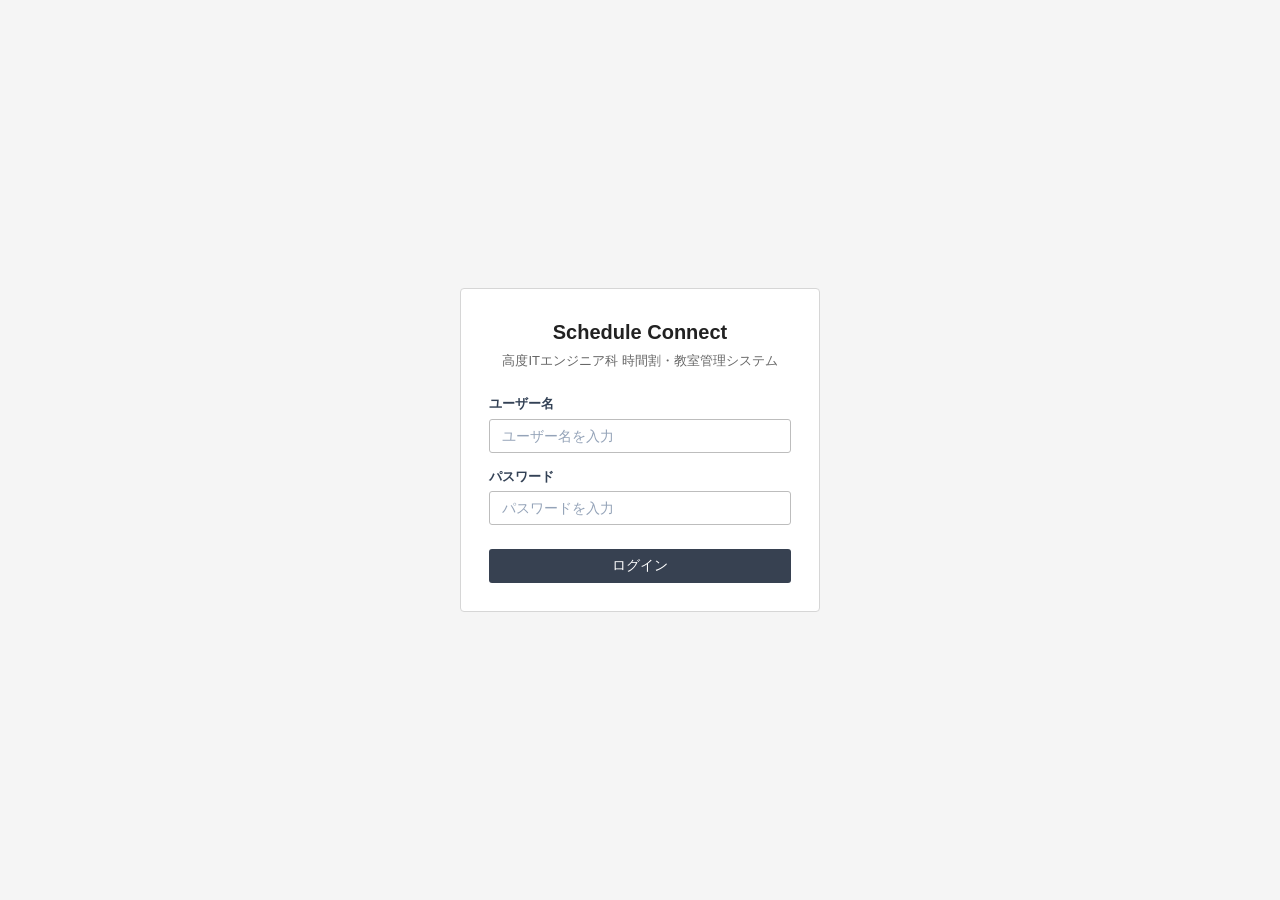
<file: frontend/index.html>
<!DOCTYPE html>
<html lang="ja">
<head>
    <meta charset="UTF-8">
    <meta name="viewport" content="width=device-width, initial-scale=1.0">
    <title>Schedule Connect - 高度ITエンジニア科 時間割・教室管理システム</title>
    <link rel="stylesheet" href="css/style.css">
</head>
<body class="login-page-body">
    <div class="login-container">
        <div class="login-header">
            <h1 class="login-brand-title">Schedule Connect</h1>
            <p class="login-subtitle">高度ITエンジニア科 時間割・教室管理システム</p>
        </div>

        <form id="login-form">
            <div class="form-group">
                <label for="login-username">ユーザー名</label>
                <input id="login-username" type="text" required autocomplete="username" placeholder="ユーザー名を入力">
            </div>
            <div class="form-group">
                <label for="login-password">パスワード</label>
                <input id="login-password" type="password" required autocomplete="current-password" placeholder="パスワードを入力">
            </div>
            <div class="form-actions" style="margin-top: 24px;">
                <button type="submit" id="login-btn" class="btn-primary" style="width: 100%;">ログイン</button>
            </div>
            <p id="login-error" class="error-message" style="display:none; text-align: center; margin-top: 12px;"></p>
        </form>

        <!-- ?demo=1 指定時のみJSにより表示される控えめなテスト用入力 -->
        <div id="demo-quick-section" class="demo-quick-box" style="display: none;">
            <div class="demo-quick-title">テスト用入力補助</div>
            <div class="demo-quick-buttons">
                <button type="button" class="btn-demo-quick" onclick="fillAdmin()">管理者 (admin)</button>
                <button type="button" class="btn-demo-quick" onclick="fillTeacher()">教員 (teacher)</button>
            </div>
        </div>
    </div>

    <script src="js/login.js"></script>
</body>
</html>
</file>
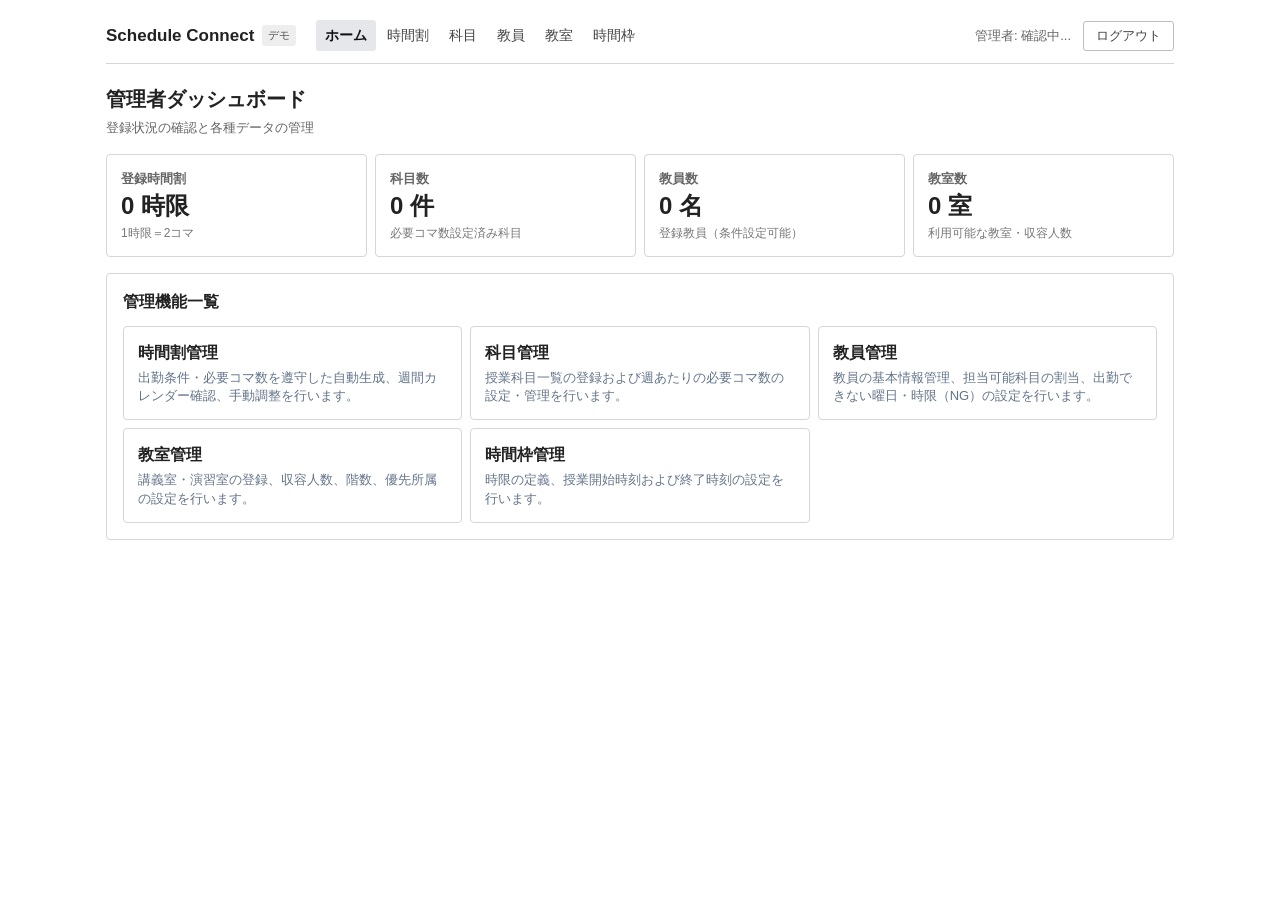
<file: frontend/pages/admin_dashboard.html>
<!DOCTYPE html>
<html lang="ja">
<head>
    <meta charset="UTF-8">
    <meta name="viewport" content="width=device-width, initial-scale=1.0">
    <title>管理者ダッシュボード - Schedule Connect</title>
    <link rel="stylesheet" href="../css/style.css">
</head>
<body>
    <div id="app">
        <header id="common-admin-header"></header>

        <div class="page-title-bar">
            <div>
                <h1>管理者ダッシュボード</h1>
                <p class="page-description">登録状況の確認と各種データの管理</p>
            </div>
        </div>

        <!-- システム概要カード -->
        <div class="stat-grid">
            <div class="stat-card">
                <span class="stat-card-header">登録時間割</span>
                <span class="stat-card-value" id="stat-timetables">-</span>
                <span class="stat-card-desc">1時限＝2コマ</span>
            </div>
            <div class="stat-card">
                <span class="stat-card-header">科目数</span>
                <span class="stat-card-value" id="stat-subjects">-</span>
                <span class="stat-card-desc">必要コマ数設定済み科目</span>
            </div>
            <div class="stat-card">
                <span class="stat-card-header">教員数</span>
                <span class="stat-card-value" id="stat-teachers">-</span>
                <span class="stat-card-desc">登録教員（条件設定可能）</span>
            </div>
            <div class="stat-card">
                <span class="stat-card-header">教室数</span>
                <span class="stat-card-value" id="stat-classrooms">-</span>
                <span class="stat-card-desc">利用可能な教室・収容人数</span>
            </div>
        </div>

        <!-- 管理機能クイックアクセス -->
        <section class="card-section">
            <h2>管理機能一覧</h2>
            <div class="quick-nav-grid">
                <a href="timetables.html" class="quick-nav-card">
                    <span class="quick-nav-title">時間割管理</span>
                    <span class="quick-nav-desc">出勤条件・必要コマ数を遵守した自動生成、週間カレンダー確認、手動調整を行います。</span>
                </a>
                <a href="subjects.html" class="quick-nav-card">
                    <span class="quick-nav-title">科目管理</span>
                    <span class="quick-nav-desc">授業科目一覧の登録および週あたりの必要コマ数の設定・管理を行います。</span>
                </a>
                <a href="teachers.html" class="quick-nav-card">
                    <span class="quick-nav-title">教員管理</span>
                    <span class="quick-nav-desc">教員の基本情報管理、担当可能科目の割当、出勤できない曜日・時限（NG）の設定を行います。</span>
                </a>
                <a href="classrooms.html" class="quick-nav-card">
                    <span class="quick-nav-title">教室管理</span>
                    <span class="quick-nav-desc">講義室・演習室の登録、収容人数、階数、優先所属の設定を行います。</span>
                </a>
                <a href="time_slots.html" class="quick-nav-card">
                    <span class="quick-nav-title">時間枠管理</span>
                    <span class="quick-nav-desc">時限の定義、授業開始時刻および終了時刻の設定を行います。</span>
                </a>
            </div>
        </section>
    </div>

    <script src="../js/admin_nav.js"></script>
    <script src="../js/admin_dashboard.js"></script>
</body>
</html>
</file>
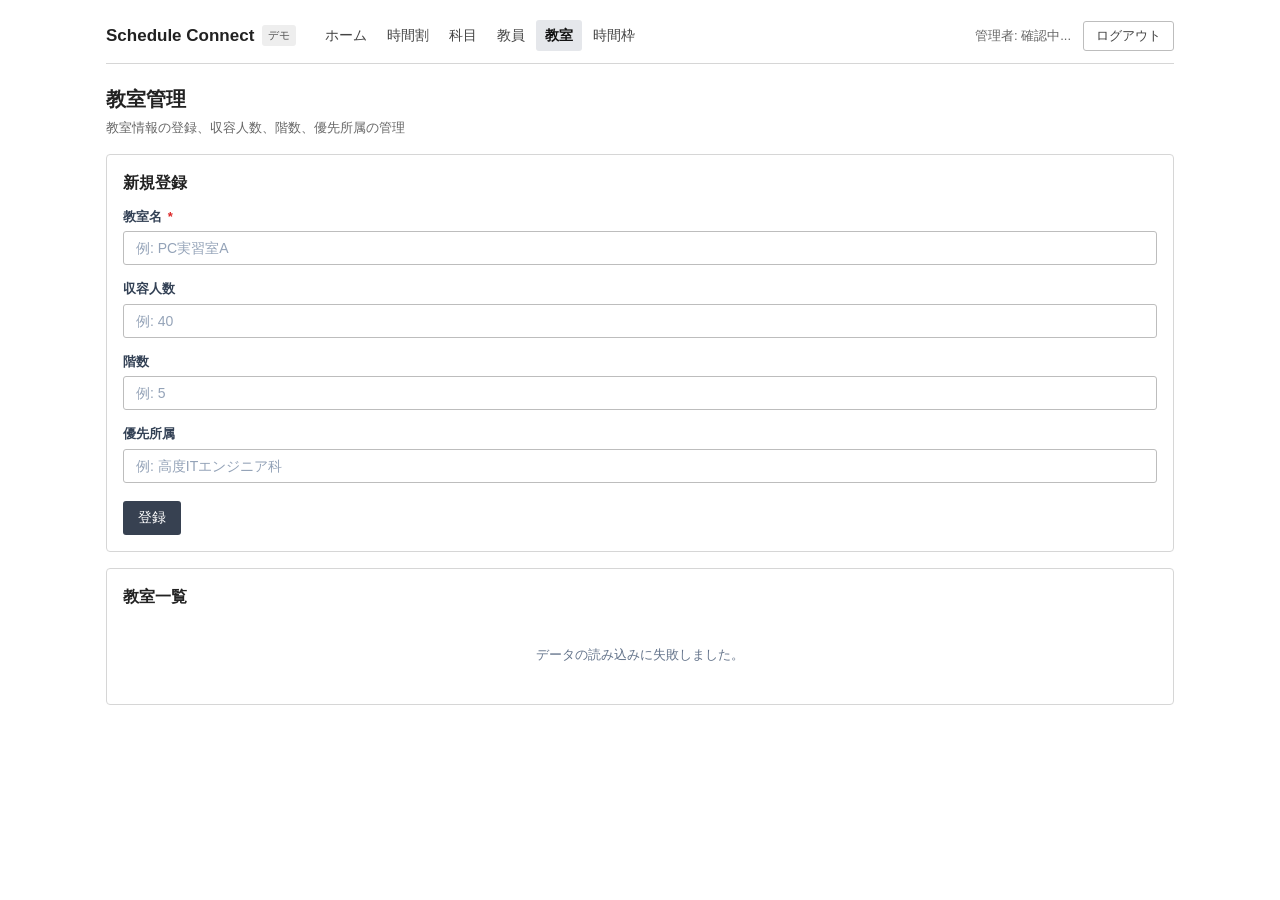
<file: frontend/pages/classrooms.html>
<!DOCTYPE html>
<html lang="ja">
<head>
    <meta charset="UTF-8">
    <meta name="viewport" content="width=device-width, initial-scale=1.0">
    <title>教室管理 - Schedule Connect</title>
    <link rel="stylesheet" href="../css/style.css">
</head>
<body>
    <div id="app">
        <header id="common-admin-header"></header>

        <div class="page-title-bar">
            <div>
                <h1>教室管理</h1>
                <p class="page-description">教室情報の登録、収容人数、階数、優先所属の管理</p>
            </div>
        </div>

        <section class="form-section">
            <h2 id="form-title">新規登録</h2>
            <form id="classroom-form">
                <input type="hidden" id="classroom-id">
                <div class="form-group">
                    <label for="name">教室名 <span class="required">*</span></label>
                    <input type="text" id="name" required placeholder="例: PC実習室A">
                </div>
                <div class="form-group">
                    <label for="capacity">収容人数</label>
                    <input type="number" id="capacity" placeholder="例: 40">
                </div>
                <div class="form-group">
                    <label for="floor">階数</label>
                    <input type="number" id="floor" placeholder="例: 5">
                </div>
                <div class="form-group">
                    <label for="priority_department">優先所属</label>
                    <input type="text" id="priority_department" placeholder="例: 高度ITエンジニア科">
                </div>
                <div class="form-actions">
                    <button type="submit" id="submit-btn" class="btn-primary">登録</button>
                    <button type="button" id="cancel-btn" class="btn-secondary" style="display:none;" onclick="resetForm()">キャンセル</button>
                </div>
                <p id="form-error" class="error-message" style="display:none;"></p>
            </form>
        </section>

        <section class="list-section">
            <h2>教室一覧</h2>
            <div id="loading">読み込み中...</div>
            <table id="classroom-table" style="display:none;">
                <thead>
                    <tr>
                        <th>ID</th>
                        <th>教室名</th>
                        <th>収容人数</th>
                        <th>階数</th>
                        <th>優先所属</th>
                        <th>操作</th>
                    </tr>
                </thead>
                <tbody id="classroom-list"></tbody>
            </table>
            <p id="no-data" style="display:none;">教室が登録されていません。</p>
        </section>
    </div>

    <script src="../js/admin_nav.js"></script>
    <script src="../js/classrooms.js"></script>
</body>
</html>
</file>
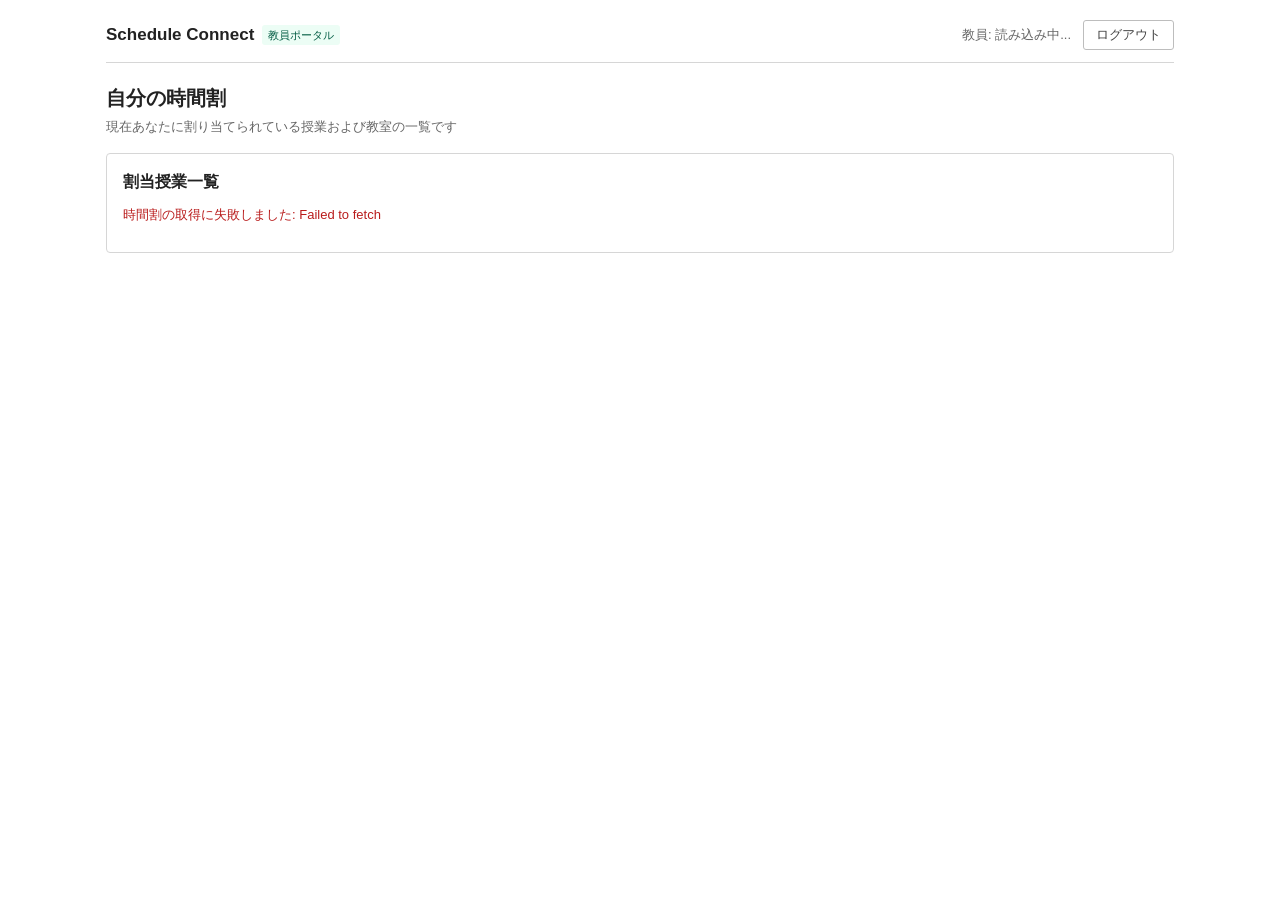
<file: frontend/pages/my_timetable.html>
<!DOCTYPE html>
<html lang="ja">
<head>
    <meta charset="UTF-8">
    <meta name="viewport" content="width=device-width, initial-scale=1.0">
    <title>自分の時間割 - Schedule Connect</title>
    <link rel="stylesheet" href="../css/style.css">
</head>
<body>
    <div id="app">
        <header class="app-header">
            <div class="brand-logo">
                <span class="brand-name">Schedule Connect</span>
                <span class="system-tag" style="background: #ecfdf5; color: #065f46;">教員ポータル</span>
            </div>
            <div class="nav-user-area">
                <span class="user-badge" id="user-info">教員: 読み込み中...</span>
                <button type="button" class="btn-logout" id="logout-btn" onclick="handleLogout()">ログアウト</button>
            </div>
        </header>

        <div class="page-title-bar">
            <div>
                <h1>自分の時間割</h1>
                <p class="page-description">現在あなたに割り当てられている授業および教室の一覧です</p>
            </div>
        </div>

        <section class="list-section">
            <h2>割当授業一覧</h2>
            <div id="loading">読み込み中...</div>
            <div id="error" class="error-message" style="display:none; margin-bottom: 12px;"></div>
            <table id="my-timetable-table" class="data-table" style="display:none;">
                <thead>
                    <tr>
                        <th>曜日</th>
                        <th>時限</th>
                        <th>科目</th>
                        <th>割当教室</th>
                    </tr>
                </thead>
                <tbody id="my-timetable-list"></tbody>
            </table>
            <p id="no-data" style="display:none;">割り当てられている授業はありません。</p>
        </section>
    </div>

    <script src="../js/my_timetable.js"></script>
</body>
</html>
</file>
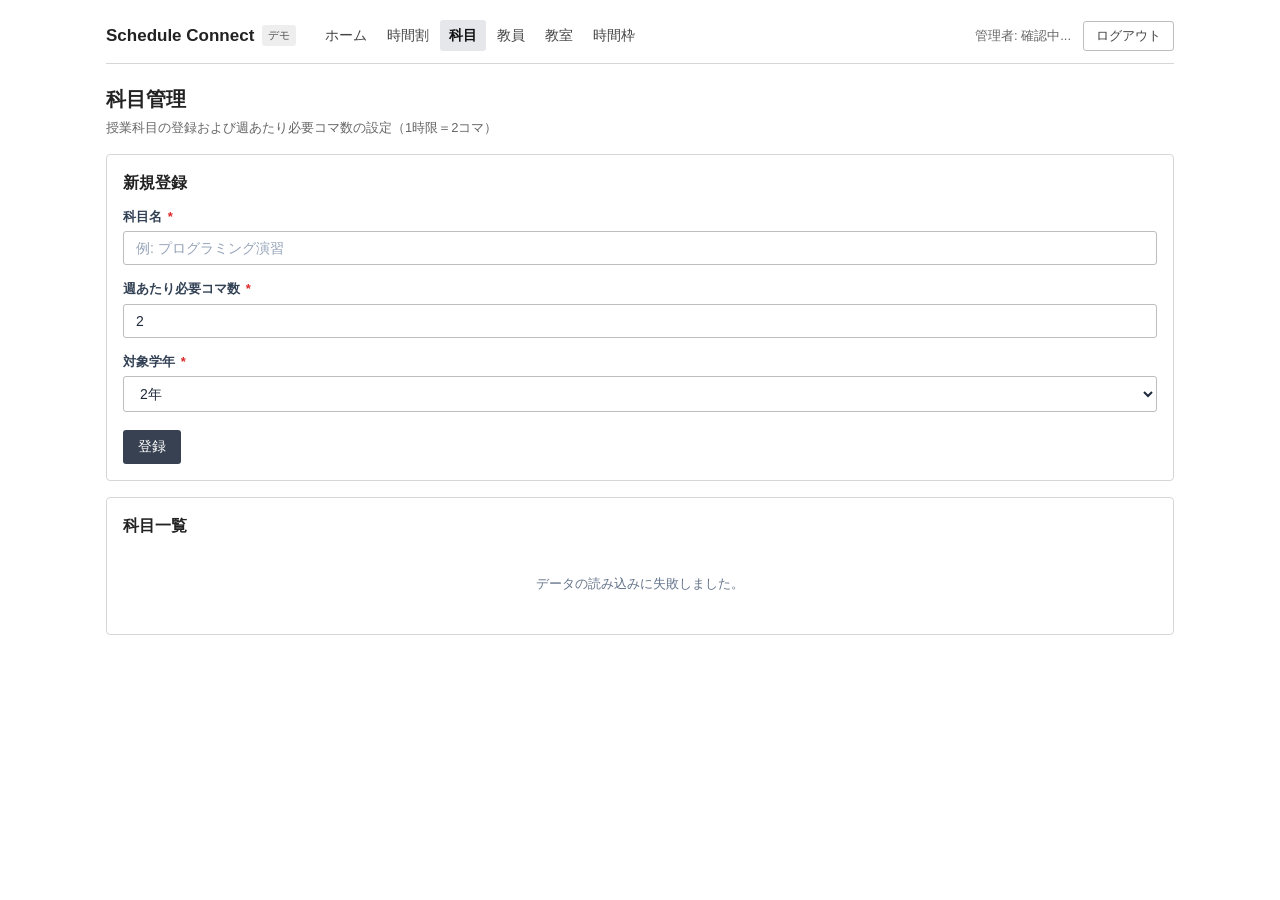
<file: frontend/pages/subjects.html>
<!DOCTYPE html>
<html lang="ja">
<head>
    <meta charset="UTF-8">
    <meta name="viewport" content="width=device-width, initial-scale=1.0">
    <title>科目管理 - Schedule Connect</title>
    <link rel="stylesheet" href="../css/style.css">
</head>
<body>
    <div id="app">
        <header id="common-admin-header"></header>

        <div class="page-title-bar">
            <div>
                <h1>科目管理</h1>
                <p class="page-description">授業科目の登録および週あたり必要コマ数の設定（1時限＝2コマ）</p>
            </div>
        </div>

        <section class="form-section">
            <h2 id="form-title">新規登録</h2>
            <form id="subject-form">
                <input type="hidden" id="subject-id">
                <div class="form-group">
                    <label for="name">科目名 <span class="required">*</span></label>
                    <input id="name" required placeholder="例: プログラミング演習">
                </div>
                <div class="form-group">
                    <label for="required-periods">週あたり必要コマ数 <span class="required">*</span></label>
                    <input id="required-periods" type="number" min="2" step="2" required value="2">
                </div>
                <div class="form-group">
                    <label for="grade">対象学年 <span class="required">*</span></label>
                    <select id="grade" required>
                        <option value="2">2年</option>
                        <option value="3">3年</option>
                        <option value="4">4年</option>
                    </select>
                </div>
                <div class="form-actions">
                    <button type="submit" id="submit-btn" class="btn-primary">登録</button>
                    <button type="button" id="cancel-btn" class="btn-secondary" style="display:none">キャンセル</button>
                </div>
                <p id="form-error" class="error-message" style="display:none"></p>
            </form>
        </section>

        <section class="list-section">
            <h2>科目一覧</h2>
            <div id="loading">読み込み中...</div>
            <table id="subject-table" style="display:none">
                <thead>
                    <tr>
                        <th>ID</th>
                        <th>対象学年</th>
                        <th>科目名</th>
                        <th>週あたり必要コマ数（2コマ＝1時限）</th>
                        <th>操作</th>
                    </tr>
                </thead>
                <tbody id="subject-list"></tbody>
            </table>
            <p id="no-data" style="display:none">科目が登録されていません。</p>
        </section>
    </div>

    <script src="../js/admin_nav.js"></script>
    <script src="../js/subjects.js"></script>
</body>
</html>
</file>
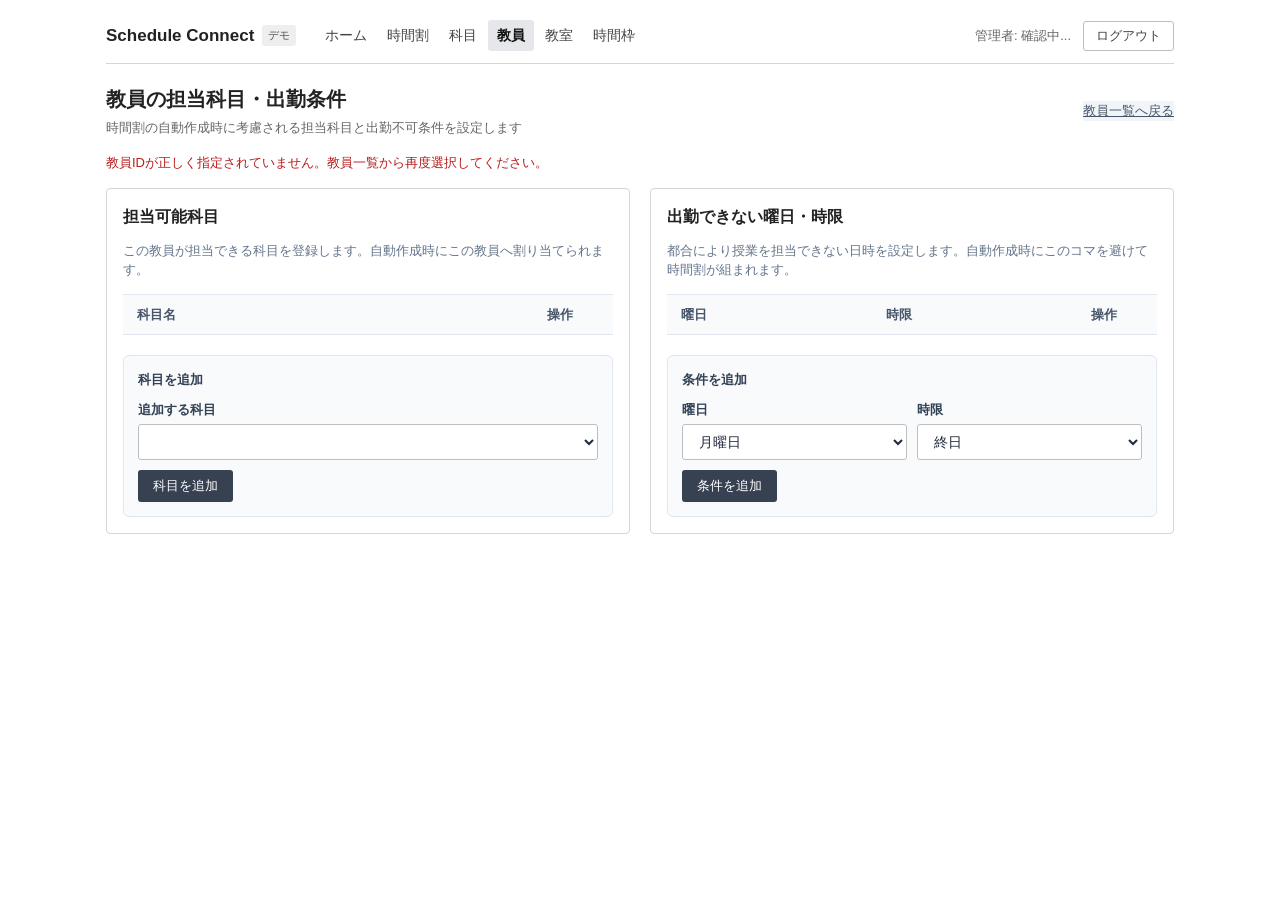
<file: frontend/pages/teacher_settings.html>
<!DOCTYPE html>
<html lang="ja">
<head>
    <meta charset="UTF-8">
    <meta name="viewport" content="width=device-width, initial-scale=1.0">
    <title>担当科目・出勤条件設定 - Schedule Connect</title>
    <link rel="stylesheet" href="../css/style.css">
</head>
<body>
    <div id="app">
        <header id="common-admin-header"></header>

        <div class="page-title-bar">
            <div>
                <h1 id="page-title">教員の担当科目・出勤条件</h1>
                <p class="page-description">時間割の自動作成時に考慮される担当科目と出勤不可条件を設定します</p>
            </div>
            <a href="teachers.html" class="btn-secondary" style="font-size: 13px;">教員一覧へ戻る</a>
        </div>

        <p id="page-error" class="error-message" style="display:none; margin-bottom: 16px;"></p>

        <div class="settings-grid">
            <!-- 担当可能科目セクション -->
            <section class="card-section">
                <h2>担当可能科目</h2>
                <p style="font-size: 13px; color: #64748b; margin-bottom: 14px;">
                    この教員が担当できる科目を登録します。自動作成時にこの教員へ割り当てられます。
                </p>

                <table class="data-table" style="margin-bottom: 20px;">
                    <thead>
                        <tr>
                            <th>科目名</th>
                            <th style="width: 80px;">操作</th>
                        </tr>
                    </thead>
                    <tbody id="assignment-list"></tbody>
                </table>
                <p id="no-assignment" style="display:none; font-size: 13px; color: #94a3b8; margin-bottom: 16px;">
                    担当可能科目が設定されていません。
                </p>

                <div style="background: #f8fafc; padding: 14px; border-radius: 6px; border: 1px solid #e2e8f0;">
                    <h3 style="font-size: 13px; font-weight: 600; margin-bottom: 10px; color: #334155;">科目を追加</h3>
                    <form id="assignment-form">
                        <div class="form-group" style="margin-bottom: 10px;">
                            <label for="subject-id">追加する科目</label>
                            <select id="subject-id" required></select>
                        </div>
                        <button type="submit" class="btn-primary" style="font-size: 13px; padding: 6px 14px;">科目を追加</button>
                    </form>
                </div>
            </section>

            <!-- 出勤できない曜日・時限セクション -->
            <section class="card-section">
                <h2>出勤できない曜日・時限</h2>
                <p style="font-size: 13px; color: #64748b; margin-bottom: 14px;">
                    都合により授業を担当できない日時を設定します。自動作成時にこのコマを避けて時間割が組まれます。
                </p>

                <table class="data-table" style="margin-bottom: 20px;">
                    <thead>
                        <tr>
                            <th>曜日</th>
                            <th>時限</th>
                            <th style="width: 80px;">操作</th>
                        </tr>
                    </thead>
                    <tbody id="unavailability-list"></tbody>
                </table>
                <p id="no-unavailability" style="display:none; font-size: 13px; color: #94a3b8; margin-bottom: 16px;">
                    出勤不可条件は設定されていません（全時間帯で勤務可能）。
                </p>

                <div style="background: #f8fafc; padding: 14px; border-radius: 6px; border: 1px solid #e2e8f0;">
                    <h3 style="font-size: 13px; font-weight: 600; margin-bottom: 10px; color: #334155;">条件を追加</h3>
                    <form id="unavailability-form">
                        <div style="display: flex; gap: 10px; margin-bottom: 10px;">
                            <div class="form-group" style="flex: 1; margin-bottom: 0;">
                                <label for="day-of-week">曜日</label>
                                <select id="day-of-week">
                                    <option value="Monday">月曜日</option>
                                    <option value="Tuesday">火曜日</option>
                                    <option value="Wednesday">水曜日</option>
                                    <option value="Thursday">木曜日</option>
                                    <option value="Friday">金曜日</option>
                                </select>
                            </div>
                            <div class="form-group" style="flex: 1; margin-bottom: 0;">
                                <label for="period">時限</label>
                                <select id="period">
                                    <option value="">終日</option>
                                    <option value="1">1限</option>
                                    <option value="2">2限</option>
                                    <option value="3">3限</option>
                                    <option value="4">4限</option>
                                    <option value="5">5限</option>
                                </select>
                            </div>
                        </div>
                        <button type="submit" class="btn-primary" style="font-size: 13px; padding: 6px 14px;">条件を追加</button>
                    </form>
                </div>
            </section>
        </div>
    </div>

    <script src="../js/admin_nav.js"></script>
    <script src="../js/teacher_settings.js"></script>
</body>
</html>
</file>
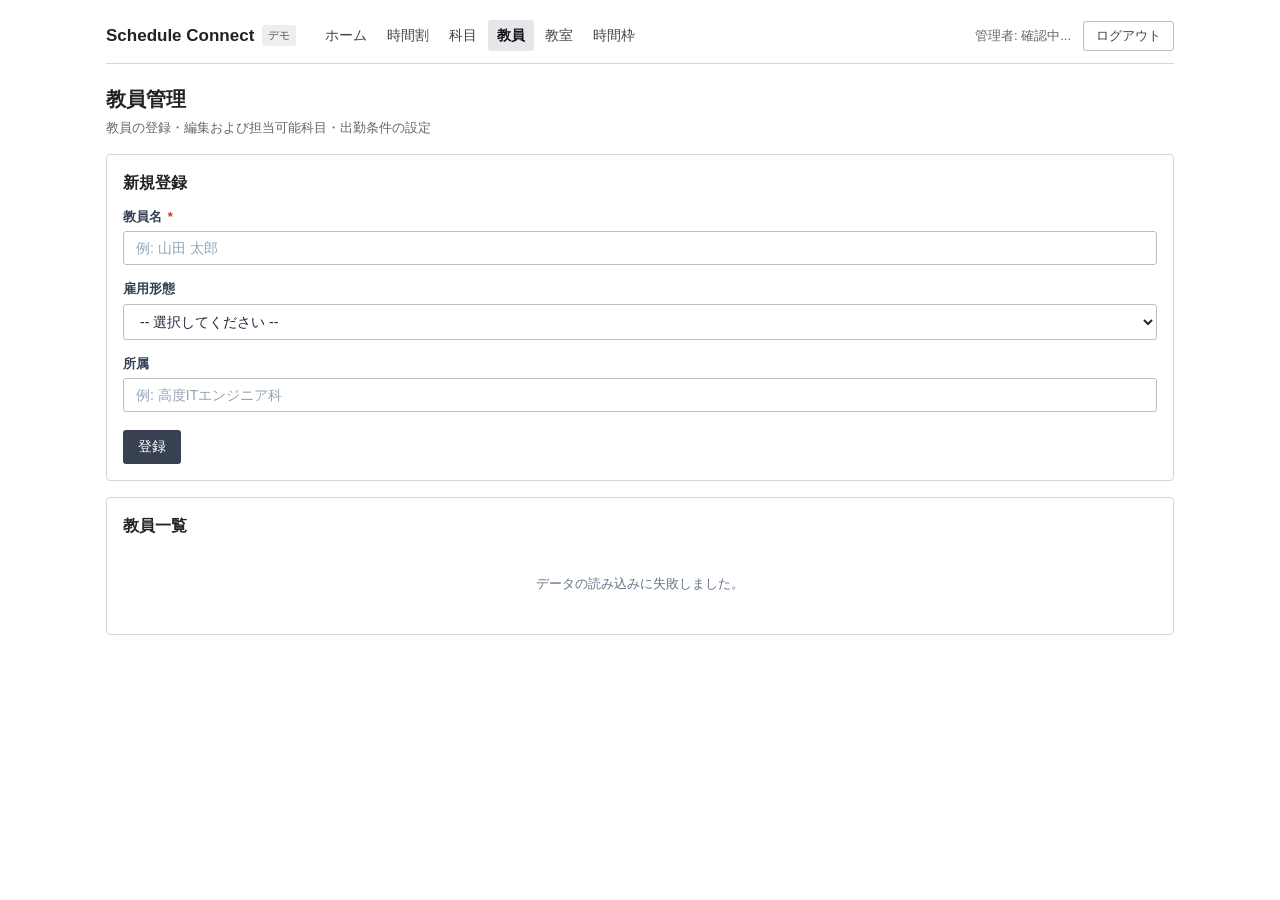
<file: frontend/pages/teachers.html>
<!DOCTYPE html>
<html lang="ja">
<head>
    <meta charset="UTF-8">
    <meta name="viewport" content="width=device-width, initial-scale=1.0">
    <title>教員管理 - Schedule Connect</title>
    <link rel="stylesheet" href="../css/style.css">
</head>
<body>
    <div id="app">
        <header id="common-admin-header"></header>

        <div class="page-title-bar">
            <div>
                <h1>教員管理</h1>
                <p class="page-description">教員の登録・編集および担当可能科目・出勤条件の設定</p>
            </div>
        </div>

        <section class="form-section">
            <h2 id="form-title">新規登録</h2>
            <form id="teacher-form">
                <input type="hidden" id="teacher-id">
                <!-- 旧仕様Teacher.subject互換用非表示フィールド -->
                <input type="hidden" id="subject">

                <div class="form-group">
                    <label for="name">教員名 <span class="required">*</span></label>
                    <input type="text" id="name" required placeholder="例: 山田 太郎">
                </div>
                <div class="form-group">
                    <label for="employment_type">雇用形態</label>
                    <select id="employment_type">
                        <option value="">-- 選択してください --</option>
                        <option value="常勤">常勤</option>
                        <option value="非常勤">非常勤</option>
                        <option value="臨時">臨時</option>
                    </select>
                </div>
                <div class="form-group">
                    <label for="department">所属</label>
                    <input type="text" id="department" placeholder="例: 高度ITエンジニア科">
                </div>
                <div class="form-actions">
                    <button type="submit" id="submit-btn" class="btn-primary">登録</button>
                    <button type="button" id="cancel-btn" class="btn-secondary" style="display:none;" onclick="resetForm()">キャンセル</button>
                </div>
                <p id="form-error" class="error-message" style="display:none;"></p>
            </form>
        </section>

        <section class="list-section">
            <h2>教員一覧</h2>
            <div id="loading">読み込み中...</div>
            <table id="teacher-table" style="display:none;">
                <thead>
                    <tr>
                        <th>ID</th>
                        <th>教員名</th>
                        <th>雇用形態</th>
                        <th>所属</th>
                        <th>担当科目・勤務条件</th>
                        <th>操作</th>
                    </tr>
                </thead>
                <tbody id="teacher-list"></tbody>
            </table>
            <p id="no-data" style="display:none;">教員が登録されていません。</p>
        </section>
    </div>

    <script src="../js/admin_nav.js"></script>
    <script src="../js/teachers.js"></script>
</body>
</html>
</file>
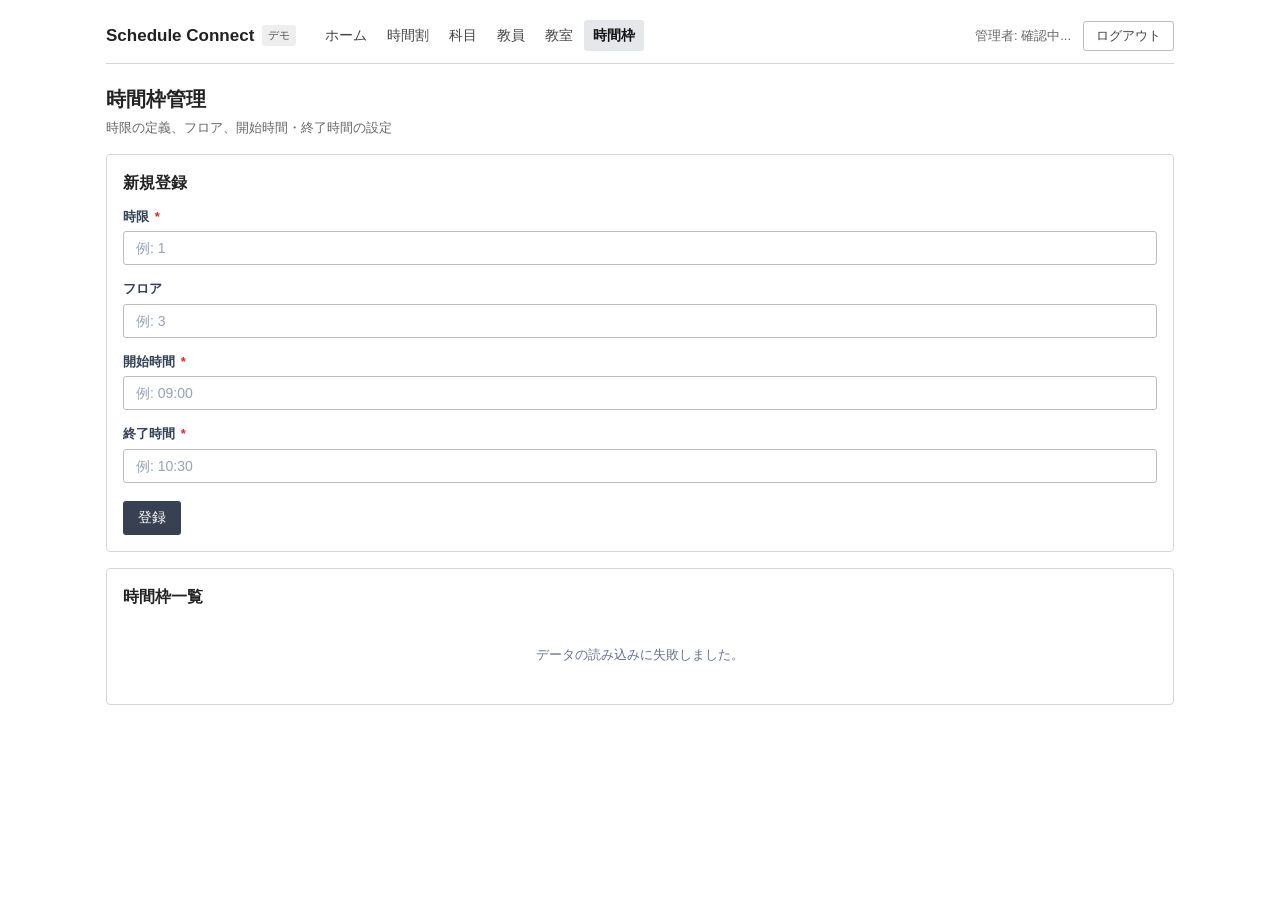
<file: frontend/pages/time_slots.html>
<!DOCTYPE html>
<html lang="ja">
<head>
    <meta charset="UTF-8">
    <meta name="viewport" content="width=device-width, initial-scale=1.0">
    <title>時間枠管理 - Schedule Connect</title>
    <link rel="stylesheet" href="../css/style.css">
</head>
<body>
    <div id="app">
        <header id="common-admin-header"></header>

        <div class="page-title-bar">
            <div>
                <h1>時間枠管理</h1>
                <p class="page-description">時限の定義、フロア、開始時間・終了時間の設定</p>
            </div>
        </div>

        <section class="form-section">
            <h2 id="form-title">新規登録</h2>
            <form id="timeslot-form">
                <input type="hidden" id="timeslot-id">
                <div class="form-group">
                    <label for="period">時限 <span class="required">*</span></label>
                    <input type="number" id="period" required placeholder="例: 1" min="1">
                </div>
                <div class="form-group">
                    <label for="floor">フロア</label>
                    <input type="number" id="floor" placeholder="例: 3">
                </div>
                <div class="form-group">
                    <label for="start_time">開始時間 <span class="required">*</span></label>
                    <input type="text" id="start_time" required placeholder="例: 09:00" pattern="\d{2}:\d{2}">
                </div>
                <div class="form-group">
                    <label for="end_time">終了時間 <span class="required">*</span></label>
                    <input type="text" id="end_time" required placeholder="例: 10:30" pattern="\d{2}:\d{2}">
                </div>
                <div class="form-actions">
                    <button type="submit" id="submit-btn" class="btn-primary">登録</button>
                    <button type="button" id="cancel-btn" class="btn-secondary" style="display:none;" onclick="resetForm()">キャンセル</button>
                </div>
                <p id="form-error" class="error-message" style="display:none;"></p>
            </form>
        </section>

        <section class="list-section">
            <h2>時間枠一覧</h2>
            <div id="loading">読み込み中...</div>
            <table id="timeslot-table" style="display:none;">
                <thead>
                    <tr>
                        <th>ID</th>
                        <th>時限</th>
                        <th>フロア</th>
                        <th>開始時間</th>
                        <th>終了時間</th>
                        <th>操作</th>
                    </tr>
                </thead>
                <tbody id="timeslot-list"></tbody>
            </table>
            <p id="no-data" style="display:none;">時間枠が登録されていません。</p>
        </section>
    </div>

    <script src="../js/admin_nav.js"></script>
    <script src="../js/time_slots.js"></script>
</body>
</html>
</file>
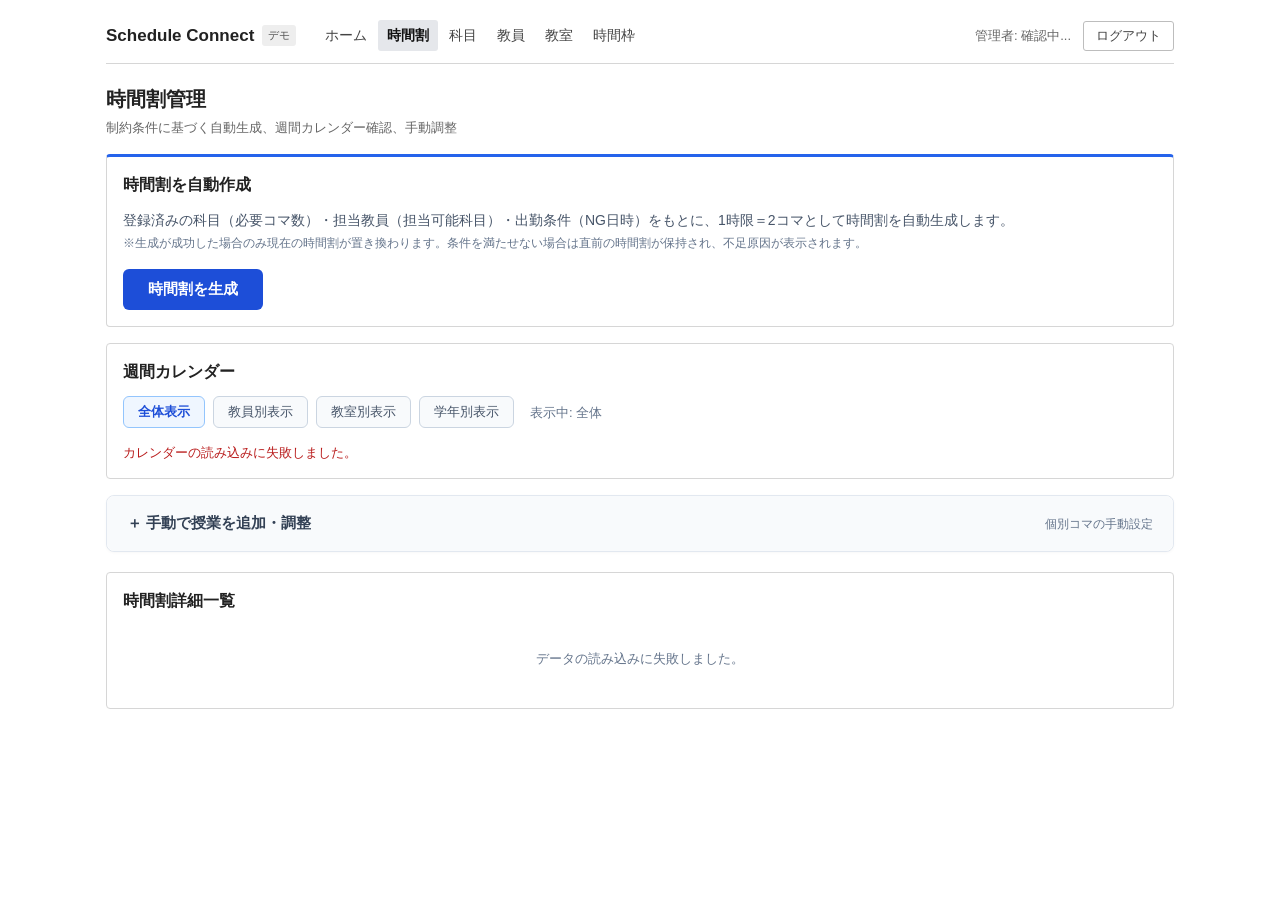
<file: frontend/pages/timetables.html>
<!DOCTYPE html>
<html lang="ja">
<head>
    <meta charset="UTF-8">
    <meta name="viewport" content="width=device-width, initial-scale=1.0">
    <title>時間割管理 - Schedule Connect</title>
    <link rel="stylesheet" href="../css/style.css">
</head>
<body>
    <div id="app">
        <header id="common-admin-header"></header>

        <div class="page-title-bar">
            <div>
                <h1>時間割管理</h1>
                <p class="page-description">制約条件に基づく自動生成、週間カレンダー確認、手動調整</p>
            </div>
        </div>

        <!-- 1. 自動生成セクション（主役） -->
        <section class="card-section" style="border-top: 3px solid #2563eb;">
            <h2>時間割を自動作成</h2>
            <p style="font-size: 14px; color: #475569; margin-bottom: 16px; line-height: 1.6;">
                登録済みの科目（必要コマ数）・担当教員（担当可能科目）・出勤条件（NG日時）をもとに、1時限＝2コマとして時間割を自動生成します。<br>
                <span style="font-size: 12px; color: #64748b;">※生成が成功した場合のみ現在の時間割が置き換わります。条件を満たせない場合は直前の時間割が保持され、不足原因が表示されます。</span>
            </p>
            <div style="display: flex; gap: 12px; align-items: center; flex-wrap: wrap;">
                <button id="generate-btn" class="btn-generate" onclick="generateTimetable()">時間割を生成</button>
            </div>
            <div id="generate-result" style="display:none; margin-top: 16px;"></div>
        </section>

        <!-- 2. 週間カレンダーセクション -->
        <section class="calendar-section">
            <h2>週間カレンダー</h2>
            <div id="calendar-controls" class="calendar-controls">
                <button type="button" data-filter="all" onclick="showWeekCalendar('all')" class="btn-filter active">全体表示</button>
                <button type="button" data-filter="teacher" onclick="showFilterModal('teacher')" class="btn-filter">教員別表示</button>
                <button type="button" data-filter="classroom" onclick="showFilterModal('classroom')" class="btn-filter">教室別表示</button>
                <span id="calendar-filter-label" class="filter-label">表示中: 全体</span>
            </div>
            <div id="calendar-loading" class="loading-message" style="display:none;">読み込み中...</div>
            <div id="weekly-calendar"></div>
        </section>

        <!-- 3. 手動調整セクション（補助機能・折りたたみ） -->
        <details id="manual-adjust-section" class="manual-adjust-details">
            <summary class="manual-adjust-summary">
                <span id="manual-summary-title">＋ 手動で授業を追加・調整</span>
                <span style="font-size: 12px; color: #64748b; font-weight: normal;">個別コマの手動設定</span>
            </summary>
            <div class="manual-adjust-body">
                <h3 id="form-title" style="font-size: 14px; font-weight: 600; margin-bottom: 14px; color: #1e293b;">新規登録</h3>
                <form id="timetable-form">
                    <input type="hidden" id="timetable-id">
                    <div style="display: grid; grid-template-columns: repeat(auto-fit, minmax(200px, 1fr)); gap: 14px;">
                        <div class="form-group">
                            <label for="day_of_week">曜日 <span class="required">*</span></label>
                            <select id="day_of_week" required>
                                <option value="">-- 選択 --</option>
                                <option value="Monday">月曜日</option>
                                <option value="Tuesday">火曜日</option>
                                <option value="Wednesday">水曜日</option>
                                <option value="Thursday">木曜日</option>
                                <option value="Friday">金曜日</option>
                            </select>
                        </div>
                        <div class="form-group">
                            <label for="period">時限 <span class="required">*</span></label>
                            <input type="number" id="period" required placeholder="例: 1" min="1" max="5">
                        </div>
                        <div class="form-group">
                            <label for="teacher_id">教員 <span class="required">*</span></label>
                            <select id="teacher_id" required>
                                <option value="">-- 選択 --</option>
                            </select>
                        </div>
                        <div class="form-group">
                            <label for="subject_id">科目 <span class="required">*</span></label>
                            <select id="subject_id" required>
                                <option value="">-- 先に教員を選択してください --</option>
                            </select>
                        </div>
                        <div class="form-group">
                            <label for="classroom_id">教室 <span class="required">*</span></label>
                            <select id="classroom_id" required>
                                <option value="">-- 選択 --</option>
                            </select>
                        </div>
                    </div>
                    <div class="form-group" style="display: flex; align-items: center; gap: 8px; margin-top: 6px;">
                        <input type="checkbox" id="is_online" style="width: auto;">
                        <label for="is_online" style="margin-bottom: 0; font-weight: normal;">オンライン授業とする</label>
                    </div>
                    <div class="form-actions">
                        <button type="submit" id="submit-btn" class="btn-primary">登録</button>
                        <button type="button" id="cancel-btn" class="btn-secondary" style="display:none;" onclick="resetForm()">キャンセル</button>
                    </div>
                    <p id="form-error" class="error-message" style="display:none;"></p>
                </form>
            </div>
        </details>

        <!-- 4. 詳細一覧セクション -->
        <section class="list-section">
            <h2>時間割詳細一覧</h2>
            <div id="loading">読み込み中...</div>
            <table id="timetable-table" style="display:none;">
                <thead>
                    <tr>
                        <th>ID</th>
                        <th>曜日</th>
                        <th>時限</th>
                        <th>教員</th>
                        <th>科目</th>
                        <th>教室</th>
                        <th>操作</th>
                    </tr>
                </thead>
                <tbody id="timetable-list"></tbody>
            </table>
            <p id="no-data" style="display:none;">時間割が登録されていません。</p>
        </section>
    </div>

    <script src="../js/admin_nav.js"></script>
    <script src="../js/timetables.js"></script>
    <script src="../js/timetable_view.js"></script>
</body>
</html>
</file>
<file: frontend/css/style.css>
* {
    margin: 0;
    padding: 0;
    box-sizing: border-box;
}

body {
    font-family: -apple-system, BlinkMacSystemFont, "Segoe UI", Roboto, "Helvetica Neue", Arial, "Noto Sans", sans-serif;
    background-color: #ffffff;
    color: #222222;
    line-height: 1.5;
}

#app {
    max-width: 1100px;
    margin: 0 auto;
    padding: 20px 16px 40px;
}

/* ログイン専用ページ用のレイアウト */
.login-page-body {
    background-color: #f5f5f5;
    min-height: 100vh;
    display: flex;
    flex-direction: column;
    justify-content: center;
    align-items: center;
    padding: 20px;
}

.login-container {
    width: 100%;
    max-width: 360px;
    background: #ffffff;
    border: 1px solid #d6d6d6;
    border-radius: 4px;
    padding: 28px;
}

.login-header {
    text-align: center;
    margin-bottom: 24px;
}

.login-brand-title {
    font-size: 20px;
    font-weight: 600;
    color: #222222;
}

.login-subtitle {
    font-size: 13px;
    color: #666666;
    margin-top: 4px;
}

/* 管理画面共通ヘッダー & ナビゲーション */
.app-header {
    display: flex;
    justify-content: space-between;
    align-items: center;
    border-bottom: 1px solid #d6d6d6;
    padding: 0 0 12px;
    margin-bottom: 20px;
}

.header-brand-nav {
    display: flex;
    align-items: center;
    gap: 20px;
    flex-wrap: wrap;
}

.brand-logo {
    display: flex;
    align-items: center;
    gap: 8px;
    text-decoration: none;
    color: inherit;
}

.brand-name {
    font-size: 17px;
    font-weight: 600;
    color: #222222;
}

.system-tag {
    font-size: 11px;
    background: #eeeeee;
    color: #555555;
    padding: 2px 6px;
    border-radius: 3px;
}

.nav-links {
    display: flex;
    align-items: center;
    gap: 2px;
    flex-wrap: wrap;
}

.nav-links a {
    text-decoration: none;
    font-size: 14px;
    color: #444444;
    padding: 5px 9px;
    border-radius: 3px;
}

.nav-links a:hover {
    background-color: #eeeeee;
    color: #111111;
}

.nav-links a.active {
    background-color: #e5e7eb;
    color: #111111;
    font-weight: 600;
}

.nav-user-area {
    display: flex;
    align-items: center;
    gap: 12px;
}

.user-badge {
    font-size: 13px;
    color: #666666;
}

.btn-logout {
    background: #ffffff;
    border: 1px solid #bdbdbd;
    color: #444444;
    padding: 5px 12px;
    border-radius: 3px;
    font-size: 13px;
    font-weight: 500;
    cursor: pointer;
}

.btn-logout:hover {
    background: #fee2e2;
    border-color: #fca5a5;
    color: #b91c1c;
}

/* ページタイトルバー */
.page-title-bar {
    margin-bottom: 16px;
    display: flex;
    justify-content: space-between;
    align-items: center;
}

.page-title-bar h1 {
    font-size: 20px;
    font-weight: 600;
    color: #222222;
}

.page-description {
    font-size: 13px;
    color: #666666;
    margin-top: 4px;
}

/* フォーム & カードセクション */
.form-section,
.list-section,
.action-section,
.calendar-section,
.card-section {
    background: #ffffff;
    padding: 16px;
    border-radius: 4px;
    border: 1px solid #d6d6d6;
    margin-bottom: 16px;
}

.section-title,
h2 {
    font-size: 16px;
    font-weight: 600;
    color: #222222;
    margin-bottom: 12px;
    display: flex;
    align-items: center;
    justify-content: space-between;
}

.form-group {
    margin-bottom: 14px;
}

.form-group label {
    display: block;
    margin-bottom: 5px;
    font-weight: 600;
    font-size: 13px;
    color: #334155;
}

.form-group input,
.form-group select {
    width: 100%;
    padding: 8px 12px;
    border: 1px solid #bdbdbd;
    border-radius: 3px;
    font-size: 14px;
    color: #1e293b;
    background-color: #ffffff;
}

.form-group input:focus,
.form-group select:focus {
    outline: none;
    border-color: #4b5563;
}

.form-group input::placeholder {
    color: #94a3b8;
}

.required {
    color: #dc2626;
    margin-left: 2px;
}

.form-actions {
    display: flex;
    gap: 10px;
    margin-top: 18px;
    align-items: center;
}

/* ボタン共通 */
button,
.btn {
    font-family: inherit;
    font-size: 14px;
    font-weight: 500;
    padding: 7px 14px;
    border-radius: 3px;
    border: 1px solid transparent;
    cursor: pointer;
    display: inline-flex;
    align-items: center;
    justify-content: center;
    text-decoration: none;
}

#submit-btn,
.btn-primary {
    background-color: #374151;
    color: #ffffff;
}

#submit-btn:hover,
.btn-primary:hover {
    background-color: #111827;
}

#cancel-btn,
.btn-secondary {
    background-color: #f1f5f9;
    border-color: #cbd5e1;
    color: #475569;
}

#cancel-btn:hover,
.btn-secondary:hover {
    background-color: #e2e8f0;
    color: #1e293b;
}

.btn-generate {
    background-color: #1d4ed8;
    color: #ffffff;
    font-size: 15px;
    font-weight: 600;
    padding: 10px 24px;
    border-radius: 6px;
}

.btn-generate:hover:not(:disabled) {
    background-color: #1e40af;
}

.btn-generate:disabled {
    background-color: #94a3b8;
    cursor: not-allowed;
}

.btn-edit {
    background-color: #eff6ff;
    border: 1px solid #bfdbfe;
    color: #1d4ed8;
    padding: 4px 10px;
    border-radius: 4px;
    font-size: 12px;
    font-weight: 500;
}

.btn-edit:hover {
    background-color: #dbeafe;
}

.btn-delete {
    background-color: #fef2f2;
    border: 1px solid #fecaca;
    color: #dc2626;
    padding: 4px 10px;
    border-radius: 4px;
    font-size: 12px;
    font-weight: 500;
}

.btn-delete:hover {
    background-color: #fee2e2;
}

.action-btns {
    white-space: nowrap;
    display: flex;
    gap: 6px;
}

/* メッセージ表示 */
.error-message {
    color: #b91c1c;
    font-size: 13px;
    margin-top: 8px;
    line-height: 1.4;
}

.success-box {
    padding: 14px 16px;
    border-radius: 6px;
    background: #f0fdf4;
    color: #166534;
    border: 1px solid #bbf7d0;
    margin-top: 14px;
}

.error-box {
    padding: 14px 16px;
    border-radius: 6px;
    background: #fef2f2;
    color: #991b1b;
    border: 1px solid #fecaca;
    margin-top: 14px;
}

/* テーブルスタイル */
.data-table,
#teacher-table,
#subject-table,
#classroom-table,
#timeslot-table,
#timetable-table,
#my-timetable-table {
    width: 100%;
    border-collapse: collapse;
    margin-top: 8px;
}

.data-table th,
.data-table td,
#teacher-table th,
#teacher-table td,
#subject-table th,
#subject-table td,
#classroom-table th,
#classroom-table td,
#timeslot-table th,
#timeslot-table td,
#timetable-table th,
#timetable-table td,
#my-timetable-table th,
#my-timetable-table td {
    padding: 10px 14px;
    text-align: left;
    border-bottom: 1px solid #e2e8f0;
    font-size: 13px;
}

.data-table th,
#teacher-table th,
#subject-table th,
#classroom-table th,
#timeslot-table th,
#timetable-table th,
#my-timetable-table th {
    background: #f8fafc;
    font-weight: 600;
    color: #475569;
    border-top: 1px solid #e2e8f0;
}

.data-table tr:hover,
#teacher-table tr:hover,
#subject-table tr:hover,
#classroom-table tr:hover,
#timeslot-table tr:hover,
#timetable-table tr:hover,
#my-timetable-table tr:hover {
    background: #f8fafc;
}

#loading,
#no-data,
.loading-message,
.no-data-message {
    color: #64748b;
    font-size: 13px;
    padding: 24px 0;
    text-align: center;
}

/* ダッシュボード用サマリーカード */
.stat-grid {
    display: grid;
    grid-template-columns: repeat(auto-fit, minmax(220px, 1fr));
    gap: 8px;
    margin-bottom: 16px;
}

.stat-card {
    background: #ffffff;
    border: 1px solid #d6d6d6;
    border-radius: 4px;
    padding: 14px;
    display: flex;
    flex-direction: column;
}

.stat-card-header {
    font-size: 13px;
    font-weight: 600;
    color: #666666;
    margin-bottom: 6px;
}

.stat-card-value {
    font-size: 24px;
    font-weight: 600;
    color: #222222;
    line-height: 1;
}

.stat-card-desc {
    font-size: 12px;
    color: #777777;
    margin-top: 6px;
}

/* ダッシュボード導線カードグリッド */
.quick-nav-grid {
    display: grid;
    grid-template-columns: repeat(auto-fit, minmax(260px, 1fr));
    gap: 8px;
}

.quick-nav-card {
    background: #ffffff;
    border: 1px solid #d6d6d6;
    border-radius: 4px;
    padding: 14px;
    text-decoration: none;
    color: inherit;
    display: flex;
    flex-direction: column;
}

.quick-nav-card:hover {
    background: #f5f5f5;
    border-color: #a3a3a3;
}

.quick-nav-title {
    font-size: 16px;
    font-weight: 600;
    color: #222222;
    margin-bottom: 4px;
}

.quick-nav-desc {
    font-size: 13px;
    color: #64748b;
    line-height: 1.4;
}

/* カレンダー関連スタイル */
.calendar-controls {
    display: flex;
    align-items: center;
    gap: 8px;
    margin-bottom: 16px;
    flex-wrap: wrap;
}

.btn-filter {
    background: #f8fafc;
    border: 1px solid #cbd5e1;
    color: #475569;
    padding: 6px 14px;
    border-radius: 6px;
    font-size: 13px;
    font-weight: 500;
    cursor: pointer;
}

.btn-filter:hover {
    background: #f1f5f9;
}

.btn-filter.active {
    background: #eff6ff;
    border-color: #93c5fd;
    color: #1d4ed8;
    font-weight: 600;
}

.filter-label {
    font-size: 13px;
    color: #64748b;
    margin-left: 8px;
}

.calendar-table {
    width: 100%;
    border-collapse: collapse;
    table-layout: fixed;
}

.calendar-table th,
.calendar-table td {
    border: 1px solid #e2e8f0;
    padding: 8px;
    text-align: center;
    font-size: 13px;
}

.calendar-table th {
    background: #f8fafc;
    font-weight: 600;
    color: #334155;
}

.period-cell {
    background: #f8fafc;
    font-weight: 600;
    color: #475569;
    width: 80px;
}

.empty-cell {
    color: #cbd5e1;
}

.entry-cell {
    background: #ffffff;
    text-align: left;
    vertical-align: top;
    padding: 8px;
}

.entry-subject {
    font-weight: 600;
    color: #1d4ed8;
    font-size: 13px;
    margin-bottom: 2px;
}

.entry-teacher {
    font-size: 12px;
    color: #334155;
}

.entry-classroom {
    font-size: 11px;
    color: #64748b;
}

.multi-entry-cell {
    vertical-align: top;
    padding: 8px;
    text-align: left;
}

.multi-entry-count {
    font-weight: 600;
    font-size: 11px;
    color: #1d4ed8;
    background: #eff6ff;
    padding: 2px 6px;
    border-radius: 4px;
    display: inline-block;
    margin-bottom: 6px;
}

.multi-entry-item {
    padding: 6px 8px;
    background: #f8fafc;
    border: 1px solid #e2e8f0;
    border-radius: 4px;
    margin-bottom: 4px;
}

.multi-entry-item:last-child {
    margin-bottom: 0;
}

/* アコーディオン / 手動調整 */
.manual-adjust-details {
    background: #ffffff;
    border: 1px solid #e2e8f0;
    border-radius: 8px;
    box-shadow: 0 1px 3px rgba(15, 23, 42, 0.03);
    margin-bottom: 20px;
}

.manual-adjust-summary {
    padding: 16px 20px;
    font-size: 15px;
    font-weight: 600;
    color: #334155;
    cursor: pointer;
    list-style: none;
    display: flex;
    justify-content: space-between;
    align-items: center;
    border-radius: 8px;
    background: #f8fafc;
}

.manual-adjust-summary::-webkit-details-marker {
    display: none;
}

.manual-adjust-summary:hover {
    background: #f1f5f9;
}

.manual-adjust-body {
    padding: 20px 24px;
    border-top: 1px solid #e2e8f0;
}

/* モーダル */
.modal-overlay {
    position: fixed;
    top: 0;
    left: 0;
    right: 0;
    bottom: 0;
    background: rgba(15, 23, 42, 0.4);
    display: flex;
    justify-content: center;
    align-items: center;
    z-index: 1000;
}

.modal-content {
    background: #ffffff;
    border-radius: 8px;
    padding: 24px;
    max-width: 480px;
    width: 90%;
    max-height: 80vh;
    overflow-y: auto;
    box-shadow: 0 20px 25px -5px rgba(0, 0, 0, 0.1);
}

.modal-content h3 {
    font-size: 16px;
    margin-bottom: 12px;
    color: #0f172a;
}

.filter-list {
    list-style: none;
    margin: 12px 0 16px;
}

.filter-item {
    padding: 8px 12px;
    border-radius: 4px;
    cursor: pointer;
    font-size: 13px;
    color: #334155;
}

.filter-item:hover {
    background: #eff6ff;
    color: #1d4ed8;
}

.btn-close {
    background: #f1f5f9;
    border: 1px solid #cbd5e1;
    color: #475569;
    padding: 6px 14px;
    border-radius: 4px;
    font-size: 13px;
    cursor: pointer;
}

/* 2カラムレイアウト（設定画面等） */
.settings-grid {
    display: grid;
    grid-template-columns: repeat(auto-fit, minmax(340px, 1fr));
    gap: 20px;
}

/* デモ用クイック入力（?demo=1時のみ） */
.demo-quick-box {
    margin-top: 20px;
    padding: 12px 14px;
    background: #f8fafc;
    border: 1px dashed #cbd5e1;
    border-radius: 6px;
    font-size: 12px;
}

.demo-quick-title {
    color: #64748b;
    font-weight: 600;
    margin-bottom: 8px;
}

.demo-quick-buttons {
    display: flex;
    gap: 8px;
    flex-wrap: wrap;
}

.btn-demo-quick {
    background: #ffffff;
    border: 1px solid #cbd5e1;
    color: #475569;
    padding: 4px 10px;
    border-radius: 4px;
    font-size: 12px;
    cursor: pointer;
}

.btn-demo-quick:hover {
    background: #eff6ff;
    border-color: #93c5fd;
    color: #1d4ed8;
}

@media (max-width: 760px) {
    .app-header,
    .header-brand-nav {
        align-items: flex-start;
        flex-direction: column;
    }

    .app-header,
    .header-brand-nav,
    .nav-links {
        gap: 8px;
    }

    .nav-user-area {
        width: 100%;
        justify-content: space-between;
    }

    .stat-grid,
    .quick-nav-grid,
    .settings-grid {
        grid-template-columns: 1fr;
    }

    .form-section,
    .list-section,
    .action-section,
    .calendar-section,
    .card-section {
        overflow-x: auto;
    }
}
</file>
